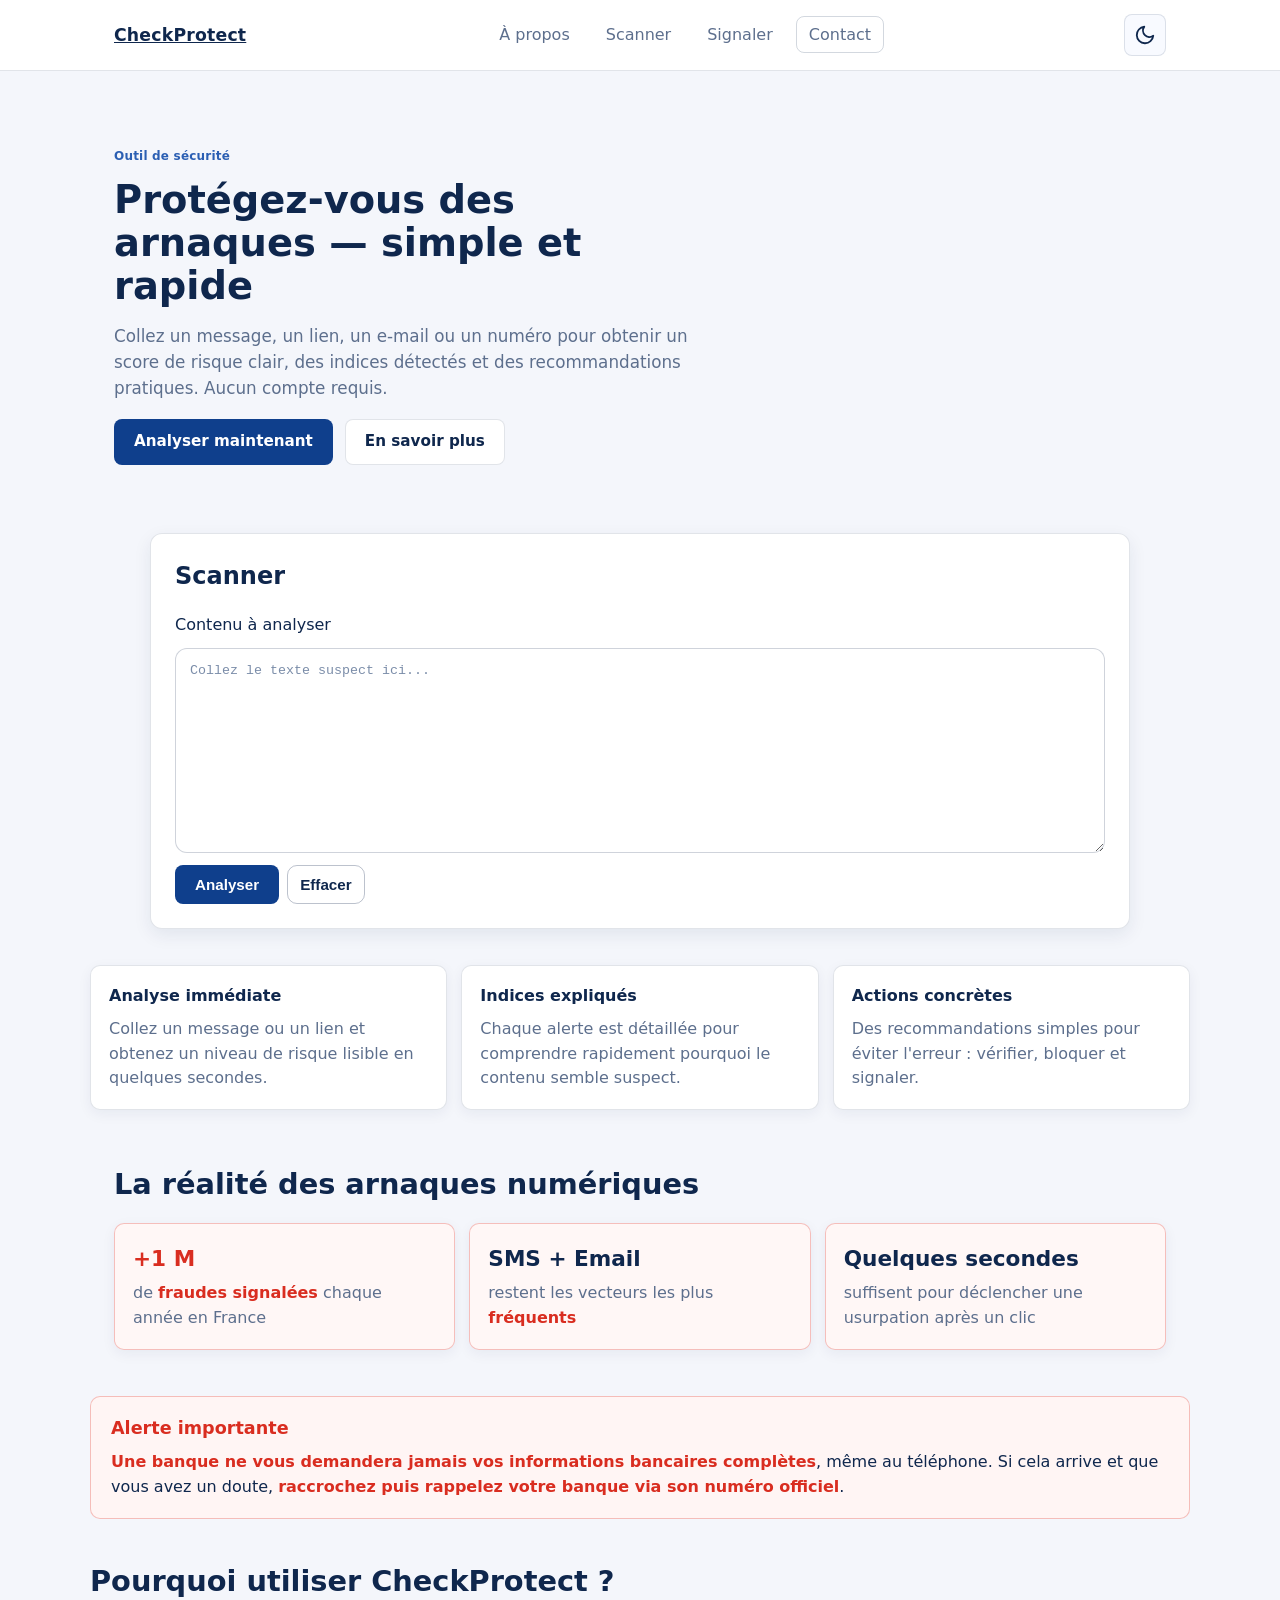
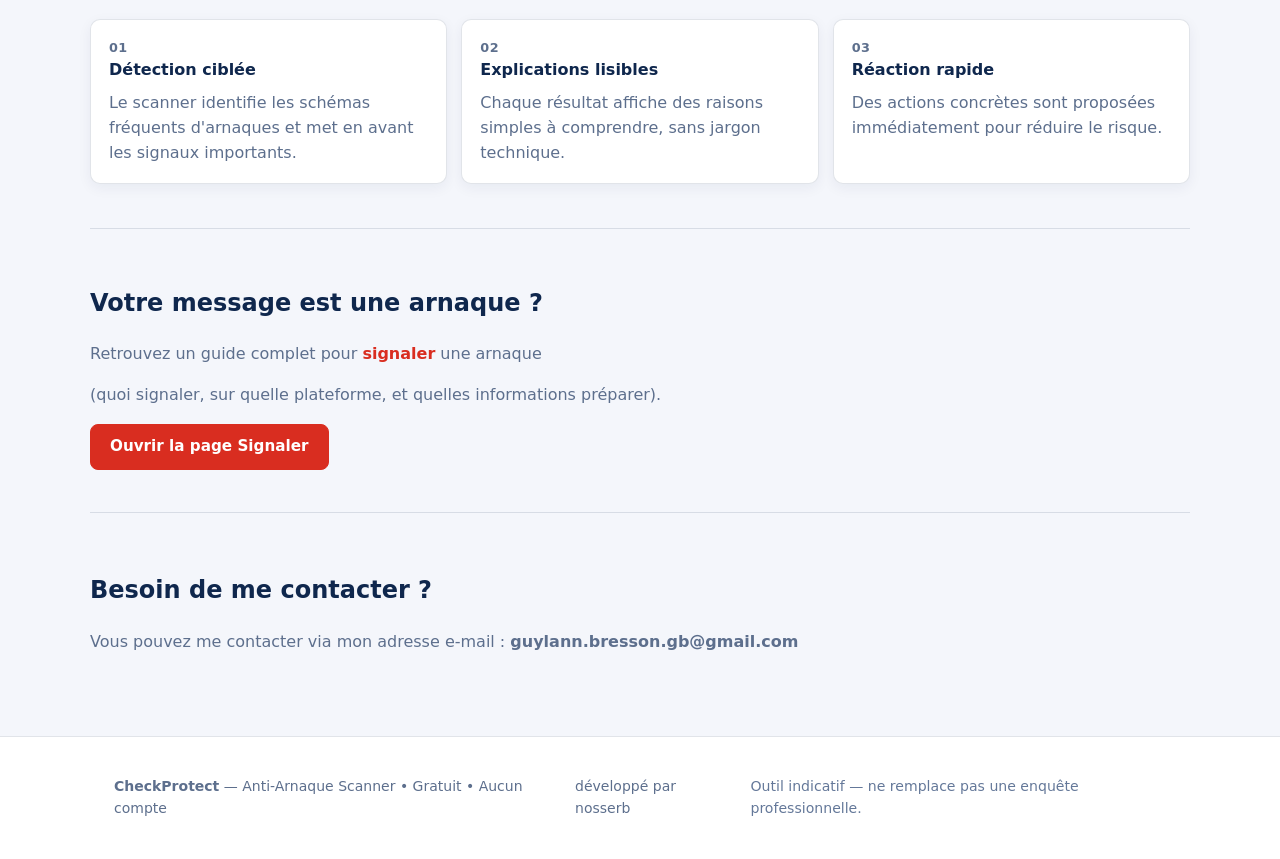
<file: index.html>
<!DOCTYPE html>


<!--  ,ad8888ba,   88                                   88            88888888ba                                                                    -->
<!-- d8"'    `"8b  88                                   88            88      "8b                            ,d                              ,d     -->
<!--d8'            88                                   88            88      ,8P                            88                              88     -->
<!--88             88,dPPYba,    ,adPPYba,   ,adPPYba,  88   ,d8      88aaaaaa8P'  8b,dPPYba,   ,adPPYba,  MM88MMM  ,adPPYba,   ,adPPYba,  MM88MMM  -->
<!--88             88P'    "8a  a8P_____88  a8"     ""  88 ,a8"       88""""""'    88P'   "Y8  a8"     "8a   88    a8P_____88  a8"     ""    88     -->
<!--Y8,            88       88  8PP"""""""  8b          8888[         88           88          8b       d8   88    8PP"""""""  8b            88     -->
<!-- Y8a.    .a8P  88       88  "8b,   ,aa  "8a,   ,aa  88`"Yba,      88           88          "8a,   ,a8"   88,   "8b,   ,aa  "8a,   ,aa    88,    -->
<!--  `"Y8888Y"'   88       88   `"Ybbd8"'   `"Ybbd8"'  88   `Y8a     88           88           `"YbbdP"'    "Y888  `"Ybbd8"'   `"Ybbd8"'    "Y888  -->


<html lang="fr">
  <head>
    <meta charset="utf-8" />
    <meta name="viewport" content="width=device-width, initial-scale=1" />
    <meta name="description" content="Analyse rapide et accessible des messages, liens et numéros suspects — résultats clairs et recommandations actionnables." />
    <title>CheckProtect</title>
    <link rel="stylesheet" href="style.css" />
  </head>

  <body>

    <!-- Header / Navigation -->
    <header class="header" role="banner">
      <div class="container navbar-container">
        <div class="navbar-logo">
          <a class="logo-text" href="about.html">CheckProtect</a>
        </div>

        <nav aria-label="Navigation principale">
          <ul class="nav-menu">
            <li><a class="nav-link" href="about.html">À propos</a></li>
            <li><a class="nav-link" href="#scan">Scanner</a></li>
            <li><a class="nav-link" href="signaler.html">Signaler</a></li>
            <li><a class="nav-link nav-contact" href="#contact">Contact</a></li>
          </ul>
        </nav>
        <button id="themeToggle" class="theme-toggle" type="button" aria-pressed="false" aria-label="Activer le mode sombre">
          <svg class="moon-icon" width="24" height="24" viewBox="0 0 24 24" fill="none" stroke="currentColor" stroke-width="2" aria-hidden="true">
            <path d="M21 12.79A9 9 0 1 1 11.21 3 7 7 0 0 0 21 12.79z"></path>
          </svg>
          <svg class="sun-icon" width="24" height="24" viewBox="0 0 24 24" fill="none" stroke="currentColor" stroke-width="2" aria-hidden="true">
            <circle cx="12" cy="12" r="5"></circle>
            <line x1="12" y1="1" x2="12" y2="3"></line>
            <line x1="12" y1="21" x2="12" y2="23"></line>
            <line x1="4.22" y1="4.22" x2="5.64" y2="5.64"></line>
            <line x1="18.36" y1="18.36" x2="19.78" y2="19.78"></line>
            <line x1="1" y1="12" x2="3" y2="12"></line>
            <line x1="21" y1="12" x2="23" y2="12"></line>
            <line x1="4.22" y1="19.78" x2="5.64" y2="18.36"></line>
            <line x1="18.36" y1="5.64" x2="19.78" y2="4.22"></line>
          </svg>
        </button>
      </div>
    </header>

    <!-- Main content -->
    <main id="main">

      <!-- Hero / Scanner overview -->
      <section class="hero-section" aria-labelledby="hero-title">
        <div class="container">
          <div class="hero-grid">

            <!-- Intro -->
            <div class="hero-content">
              <p class="about-label">Outil de sécurité</p>
              <h1 id="hero-title">Protégez-vous des arnaques — simple et rapide</h1>
              <p class="lead">Collez un message, un lien, un e-mail ou un numéro pour obtenir un score de risque clair, des indices détectés et des recommandations pratiques. Aucun compte requis.</p>

              <div class="cta-row">
                <a class="btn btn-primary" href="#scan">Analyser maintenant</a>
                <a class="btn btn-light" href="about.html">En savoir plus</a>
              </div>
            </div>

          </div>
        </div>
      </section>

      <section id="scan" class="container" aria-labelledby="scan-heading">
        <aside class="hero-card" aria-labelledby="scan-heading">
          <h2 id="scan-heading">Scanner</h2>

          <form class="scan-area" onsubmit="event.preventDefault(); analyser();">
            <label for="input" class="sr-only">Contenu à analyser</label>
            <textarea id="input" name="input" placeholder="Collez le texte suspect ici..." aria-label="Contenu à analyser"></textarea>

            <div class="controls">
              <button type="submit" class="btn btn-primary">Analyser</button>
              <button type="button" class="btn btn-outline" onclick="clearAll()">Effacer</button>
            </div>

            <div id="output" class="result" aria-live="polite" hidden>
              <div class="risk">
                <div class="meter" id="score">--</div>
                <div class="risk-body">
                  <div id="verdict" class="verdict">—</div>
                  <div id="short" class="explain">Aucun résultat pour l'instant.</div>
                </div>
              </div>

              <div id="details" class="explain" aria-hidden="false"></div>
              <div id="advice" class="advice"></div>
            </div>
          </form>
        </aside>
      </section>

      <section class="container home-cards" aria-label="Points clés">
        <div class="home-cards-grid">
          <article class="home-card">
            <h3>Analyse immédiate</h3>
            <p>Collez un message ou un lien et obtenez un niveau de risque lisible en quelques secondes.</p>
          </article>
          <article class="home-card">
            <h3>Indices expliqués</h3>
            <p>Chaque alerte est détaillée pour comprendre rapidement pourquoi le contenu semble suspect.</p>
          </article>
          <article class="home-card">
            <h3>Actions concrètes</h3>
            <p>Des recommandations simples pour éviter l'erreur : vérifier, bloquer et signaler.</p>
          </article>
        </div>
      </section>

      <section class="stats-section" aria-labelledby="stats-heading">
        <div class="container">
          <h2 id="stats-heading">La réalité des arnaques numériques</h2>
          <div class="stats-grid">
            <article class="stat-card stat-card-critical">
              <p class="stat-value stat-value-critical">+1 M</p>
              <p class="stat-label">de <span class="critical-text">fraudes signalées</span> chaque année en France</p>
            </article>
            <article class="stat-card stat-card-critical">
              <p class="stat-value">SMS + Email</p>
              <p class="stat-label">restent les vecteurs les plus <span class="critical-text">fréquents</span></p>
            </article>
            <article class="stat-card stat-card-critical">
              <p class="stat-value">Quelques secondes</p>
              <p class="stat-label">suffisent pour déclencher une usurpation après un clic</p>
            </article>
          </div>
        </div>
      </section>

      <section class="container bank-warning" aria-labelledby="bank-warning-title">
        <h2 id="bank-warning-title">Alerte importante</h2>
        <p>
          <span class="critical-text">Une banque ne vous demandera jamais vos informations bancaires complètes</span>,
          même au téléphone. Si cela arrive et que vous avez un doute,
          <span class="critical-text">raccrochez puis rappelez votre banque via son numéro officiel</span>.
        </p>
      </section>

      <section class="container why-section" aria-labelledby="why-heading">
        <h2 id="why-heading">Pourquoi utiliser CheckProtect ?</h2>
        <div class="why-grid">
          <article class="why-card">
            <p class="why-index">01</p>
            <h3>Détection ciblée</h3>
            <p>Le scanner identifie les schémas fréquents d'arnaques et met en avant les signaux importants.</p>
          </article>
          <article class="why-card">
            <p class="why-index">02</p>
            <h3>Explications lisibles</h3>
            <p>Chaque résultat affiche des raisons simples à comprendre, sans jargon technique.</p>
          </article>
          <article class="why-card">
            <p class="why-index">03</p>
            <h3>Réaction rapide</h3>
            <p>Des actions concrètes sont proposées immédiatement pour réduire le risque.</p>
          </article>
        </div>
      </section>

      <section id="signalement" class="platform-section container" aria-labelledby="signalement-heading">
        <h2 id="signalement-heading">Votre message est une arnaque ?</h2>
        <p class="section-subtitle">Retrouvez un guide complet pour <span class="critical-text">signaler</span> une arnaque</p>
        <p class="section-subtitle">(quoi signaler, sur quelle plateforme, et quelles informations préparer).</p>
        <a class="btn btn-critical" href="signaler.html">Ouvrir la page Signaler</a>
      </section>

      <!-- Contact -->
      <section id="contact" class="container contact-section" aria-labelledby="contact-heading">
        <h2 id="contact-heading">Besoin de me contacter ?</h2>
        <p class="explain">Vous pouvez me contacter via mon adresse e-mail : <strong>guylann.bresson.gb@gmail.com</strong></p>
      </section>

    </main>

    <!-- Footer -->
    <footer class="footer" role="contentinfo">
      <div class="container footer-content">
        <div>
          <strong>CheckProtect</strong> — Anti-Arnaque Scanner • Gratuit • Aucun compte
        </div>
        <a class="nav-link" href="https://github.com/nosserb">développé par nosserb</a>
        <div class="footer-note">Outil indicatif — ne remplace pas une enquête professionnelle.</div>
      </div>
    </footer>

    <script src="script.js" defer></script>
  </body>
</html>
</file>
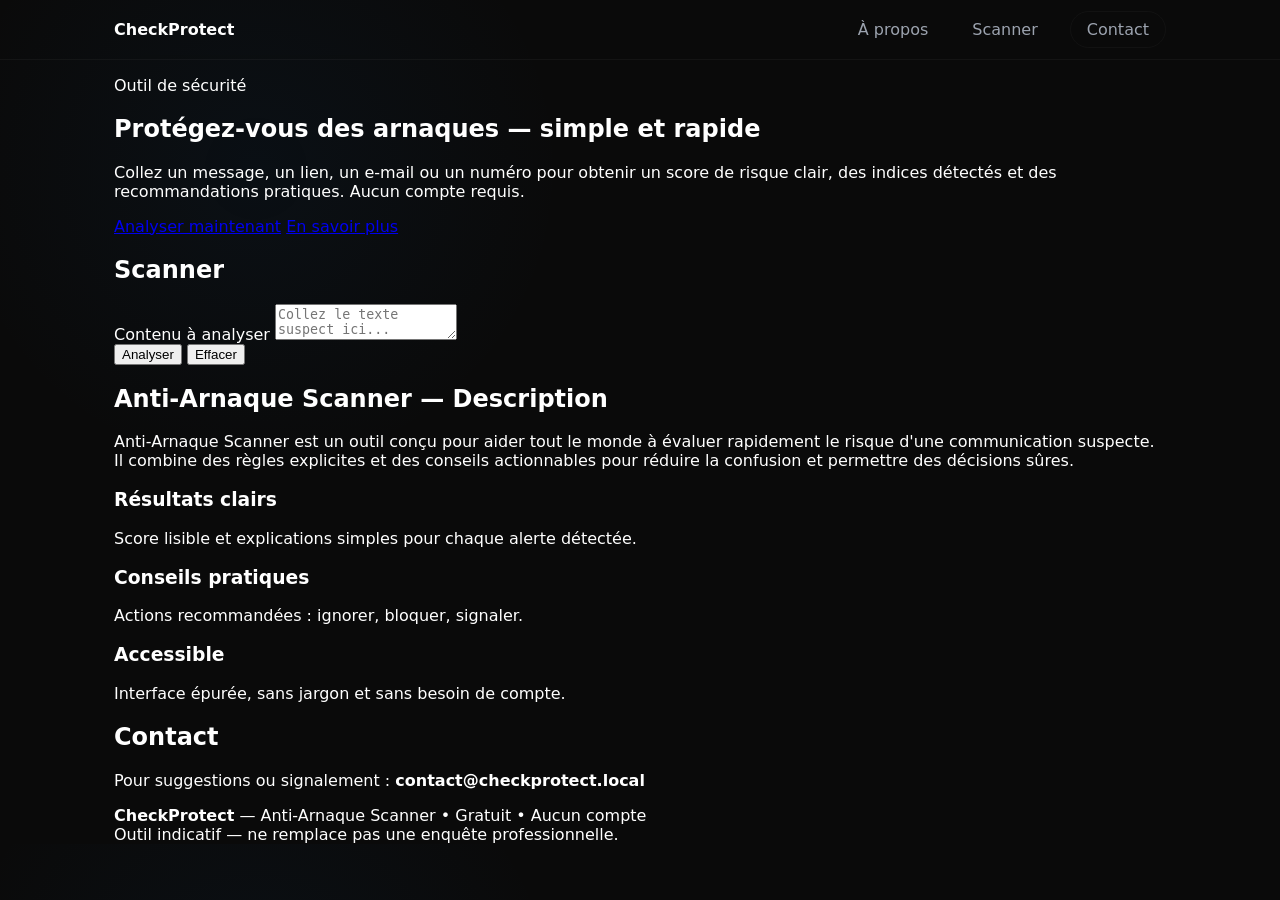
<file: style/index.html>
<!DOCTYPE html>


<!--  ,ad8888ba,   88                                   88            88888888ba                                                                    -->
<!-- d8"'    `"8b  88                                   88            88      "8b                            ,d                              ,d     -->
<!--d8'            88                                   88            88      ,8P                            88                              88     -->
<!--88             88,dPPYba,    ,adPPYba,   ,adPPYba,  88   ,d8      88aaaaaa8P'  8b,dPPYba,   ,adPPYba,  MM88MMM  ,adPPYba,   ,adPPYba,  MM88MMM  -->
<!--88             88P'    "8a  a8P_____88  a8"     ""  88 ,a8"       88""""""'    88P'   "Y8  a8"     "8a   88    a8P_____88  a8"     ""    88     -->
<!--Y8,            88       88  8PP"""""""  8b          8888[         88           88          8b       d8   88    8PP"""""""  8b            88     -->
<!-- Y8a.    .a8P  88       88  "8b,   ,aa  "8a,   ,aa  88`"Yba,      88           88          "8a,   ,a8"   88,   "8b,   ,aa  "8a,   ,aa    88,    -->
<!--  `"Y8888Y"'   88       88   `"Ybbd8"'   `"Ybbd8"'  88   `Y8a     88           88           `"YbbdP"'    "Y888  `"Ybbd8"'   `"Ybbd8"'    "Y888  -->


<html lang="fr">
  <head>
    <meta charset="utf-8" />
    <meta name="viewport" content="width=device-width, initial-scale=1" />
    <meta name="description" content="Analyse rapide et accessible des messages, liens et numéros suspects — résultats clairs et recommandations actionnables." />
    <title>CheckProtect</title>
    <link rel="stylesheet" href="style.css" />
  </head>

  <body>

    <!-- Header / Navigation -->
    <header class="header" role="banner">
      <div class="container navbar-container">
        <div class="navbar-logo">
          <span class="logo-text">CheckProtect</span>
        </div>

        <nav aria-label="Navigation principale">
          <ul class="nav-menu">
            <li><a class="nav-link" href="#about">À propos</a></li>
            <li><a class="nav-link" href="#scan">Scanner</a></li>
            <li><a class="nav-link nav-contact" href="#contact">Contact</a></li>
          </ul>
        </nav>
      </div>
    </header>

    <!-- Main content -->
    <main id="main">

      <!-- Hero / Scanner overview -->
      <section class="hero-section" aria-labelledby="hero-title">
        <div class="container">
          <div class="hero-grid">

            <!-- Intro -->
            <div class="hero-content">
              <p class="about-label">Outil de sécurité</p>
              <h1 id="hero-title">Protégez-vous des arnaques — simple et rapide</h1>
              <p class="lead">Collez un message, un lien, un e-mail ou un numéro pour obtenir un score de risque clair, des indices détectés et des recommandations pratiques. Aucun compte requis.</p>

              <div class="cta-row">
                <a class="btn btn-primary" href="#scan">Analyser maintenant</a>
                <a class="btn btn-light" href="#about">En savoir plus</a>
              </div>
            </div>

            <!-- Scanner card -->
            <aside class="hero-card" aria-labelledby="scan-heading">
              <h2 id="scan-heading">Scanner</h2>

              <form class="scan-area" onsubmit="event.preventDefault(); analyser();">
                <label for="input" class="sr-only">Contenu à analyser</label>
                <textarea id="input" name="input" placeholder="Collez le texte suspect ici..." aria-label="Contenu à analyser"></textarea>

                <div class="controls">
                  <button type="submit" class="btn btn-primary">Analyser</button>
                  <button type="button" class="btn btn-outline" onclick="clearAll()">Effacer</button>
                </div>

                <div id="output" class="result" aria-live="polite" hidden>
                  <div class="risk">
                    <div class="meter" id="score">--</div>
                    <div class="risk-body">
                      <div id="verdict" class="verdict">—</div>
                      <div id="short" class="explain">Aucun résultat pour l'instant.</div>
                    </div>
                  </div>

                  <div id="details" class="explain" aria-hidden="false"></div>
                  <div id="advice" class="advice"></div>
                </div>
              </form>
            </aside>
          </div>
        </div>
      </section>

      <!-- About / Description -->
      <section id="about" class="about-section container" aria-labelledby="about-heading">
        <h2 id="about-heading">Anti-Arnaque Scanner — Description</h2>
        <p class="section-subtitle">Anti-Arnaque Scanner est un outil conçu pour aider tout le monde à évaluer rapidement le risque d'une communication suspecte. Il combine des règles explicites et des conseils actionnables pour réduire la confusion et permettre des décisions sûres.</p>

        <div class="features-grid" role="list">
          <div class="feature-card" role="listitem">
            <h3>Résultats clairs</h3>
            <p>Score lisible et explications simples pour chaque alerte détectée.</p>
          </div>

          <div class="feature-card" role="listitem">
            <h3>Conseils pratiques</h3>
            <p>Actions recommandées : ignorer, bloquer, signaler.</p>
          </div>

          <div class="feature-card" role="listitem">
            <h3>Accessible</h3>
            <p>Interface épurée, sans jargon et sans besoin de compte.</p>
          </div>
        </div>
      </section>

      <!-- Contact -->
      <section id="contact" class="container contact-section" aria-labelledby="contact-heading">
        <h2 id="contact-heading">Contact</h2>
        <p class="explain">Pour suggestions ou signalement : <strong>contact@checkprotect.local</strong></p>
      </section>

    </main>

    <!-- Footer -->
    <footer class="footer" role="contentinfo">
      <div class="container footer-content">
        <div>
          <strong>CheckProtect</strong> — Anti-Arnaque Scanner • Gratuit • Aucun compte
        </div>
        <div class="footer-note">Outil indicatif — ne remplace pas une enquête professionnelle.</div>
      </div>
    </footer>    
  </body>
</html>
</file>
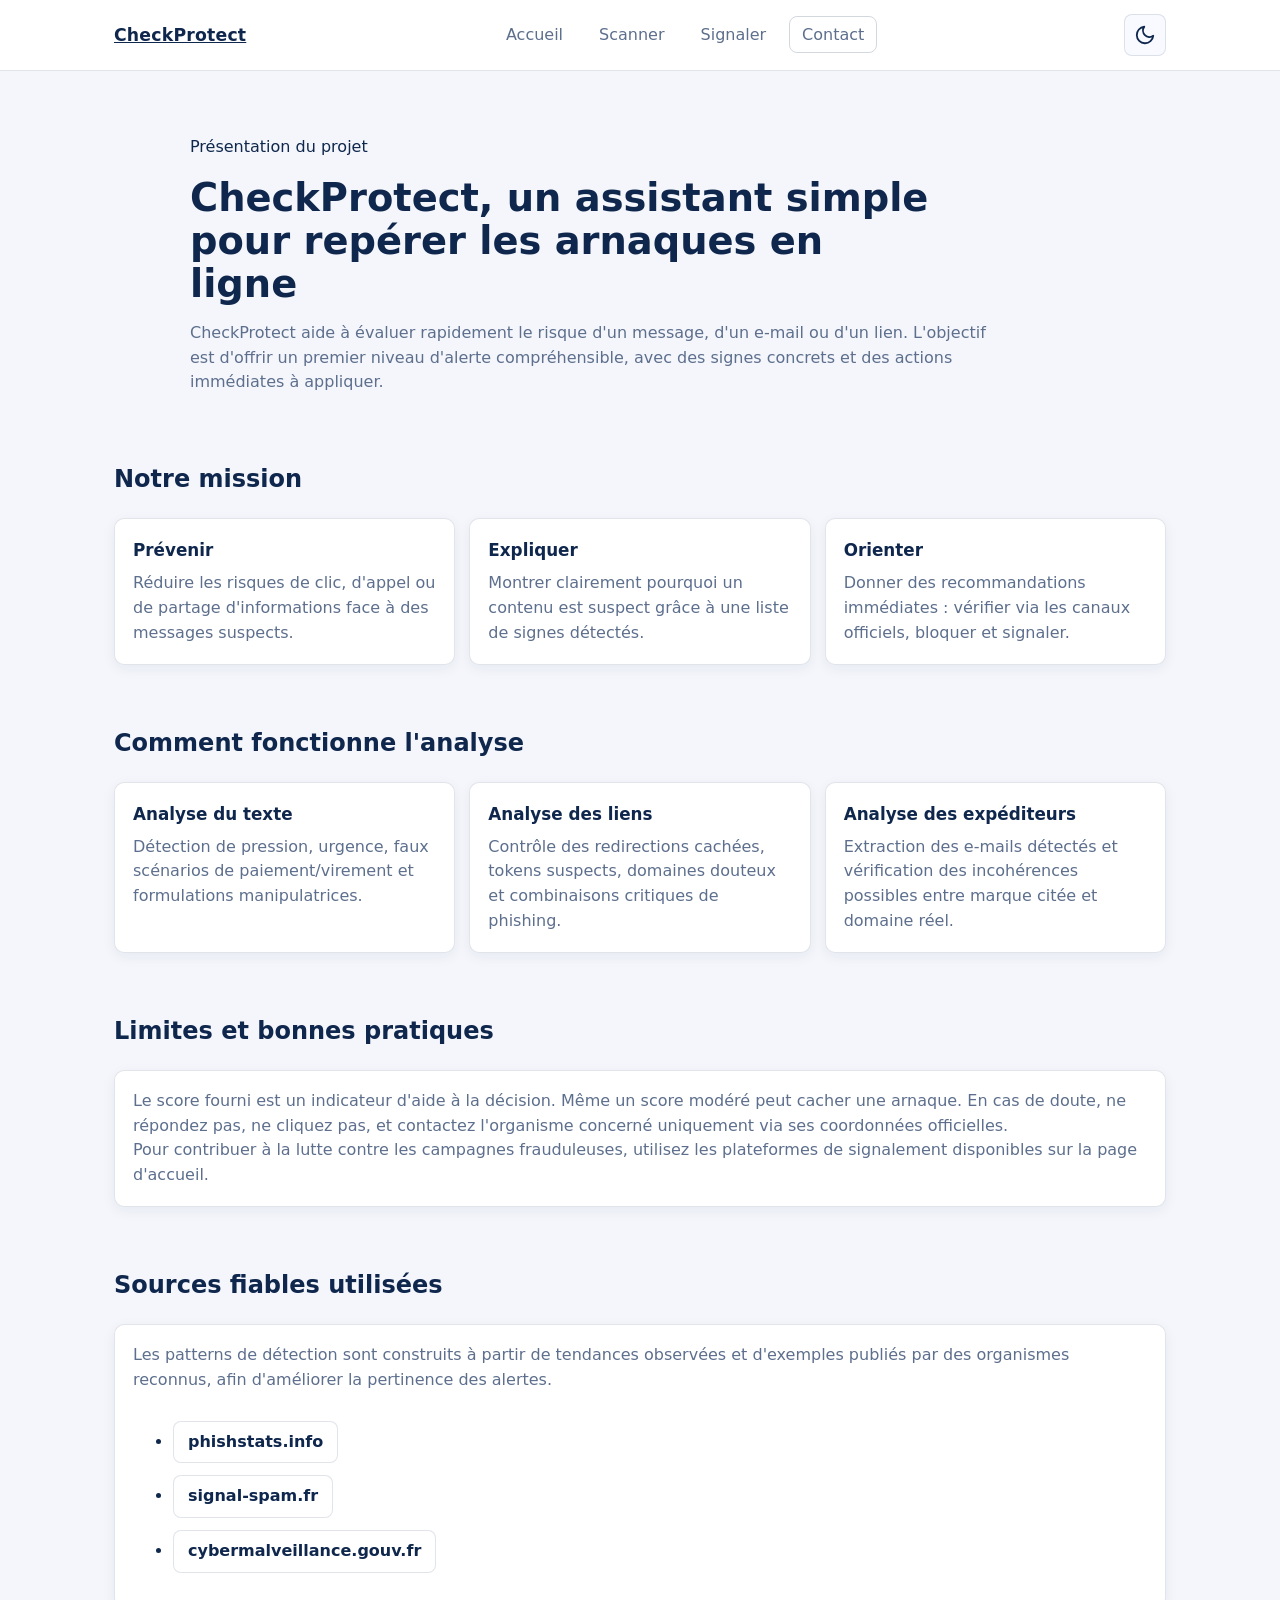
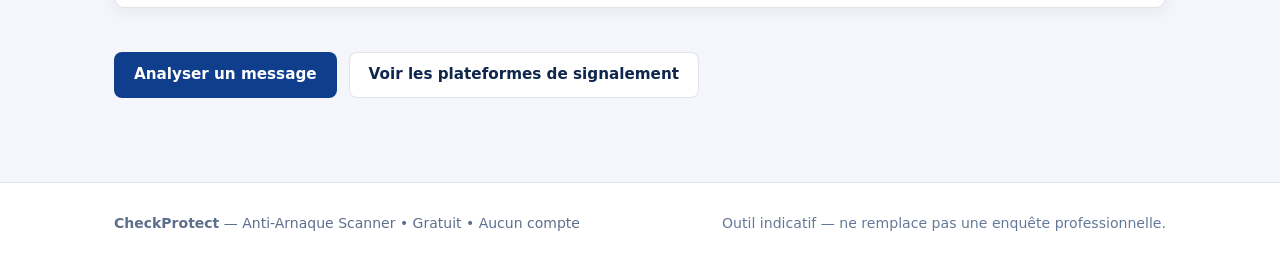
<file: about.html>
<!DOCTYPE html>

<!--  ,ad8888ba,   88                                   88            88888888ba                                                                    -->
<!-- d8"'    `"8b  88                                   88            88      "8b                            ,d                              ,d     -->
<!--d8'            88                                   88            88      ,8P                            88                              88     -->
<!--88             88,dPPYba,    ,adPPYba,   ,adPPYba,  88   ,d8      88aaaaaa8P'  8b,dPPYba,   ,adPPYba,  MM88MMM  ,adPPYba,   ,adPPYba,  MM88MMM  -->
<!--88             88P'    "8a  a8P_____88  a8"     ""  88 ,a8"       88""""""'    88P'   "Y8  a8"     "8a   88    a8P_____88  a8"     ""    88     -->
<!--Y8,            88       88  8PP"""""""  8b          8888[         88           88          8b       d8   88    8PP"""""""  8b            88     -->
<!-- Y8a.    .a8P  88       88  "8b,   ,aa  "8a,   ,aa  88`"Yba,      88           88          "8a,   ,a8"   88,   "8b,   ,aa  "8a,   ,aa    88,    -->
<!--  `"Y8888Y"'   88       88   `"Ybbd8"'   `"Ybbd8"'  88   `Y8a     88           88           `"YbbdP"'    "Y888  `"Ybbd8"'   `"Ybbd8"'    "Y888  -->

<html lang="fr">
  <head>
    <meta charset="utf-8" />
    <meta name="viewport" content="width=device-width, initial-scale=1" />
    <meta name="description" content="Présentation complète de CheckProtect : mission, fonctionnement, limites et bonnes pratiques de sécurité." />
    <title>À propos — CheckProtect</title>
    <link rel="stylesheet" href="style.css" />
  </head>

  <body>
    <header class="header" role="banner">
      <div class="container navbar-container">
        <div class="navbar-logo">
          <a class="logo-text" href="about.html">CheckProtect</a>
        </div>

        <nav aria-label="Navigation principale">
          <ul class="nav-menu">
            <li><a class="nav-link" href="index.html">Accueil</a></li>
            <li><a class="nav-link" href="index.html#scan">Scanner</a></li>
            <li><a class="nav-link" href="signaler.html">Signaler</a></li>
            <li><a class="nav-link nav-contact" href="index.html#contact">Contact</a></li>
          </ul>
        </nav>
        <button id="themeToggle" class="theme-toggle" type="button" aria-pressed="false" aria-label="Activer le mode sombre">
          <svg class="moon-icon" width="24" height="24" viewBox="0 0 24 24" fill="none" stroke="currentColor" stroke-width="2" aria-hidden="true">
            <path d="M21 12.79A9 9 0 1 1 11.21 3 7 7 0 0 0 21 12.79z"></path>
          </svg>
          <svg class="sun-icon" width="24" height="24" viewBox="0 0 24 24" fill="none" stroke="currentColor" stroke-width="2" aria-hidden="true">
            <circle cx="12" cy="12" r="5"></circle>
            <line x1="12" y1="1" x2="12" y2="3"></line>
            <line x1="12" y1="21" x2="12" y2="23"></line>
            <line x1="4.22" y1="4.22" x2="5.64" y2="5.64"></line>
            <line x1="18.36" y1="18.36" x2="19.78" y2="19.78"></line>
            <line x1="1" y1="12" x2="3" y2="12"></line>
            <line x1="21" y1="12" x2="23" y2="12"></line>
            <line x1="4.22" y1="19.78" x2="5.64" y2="18.36"></line>
            <line x1="18.36" y1="5.64" x2="19.78" y2="4.22"></line>
          </svg>
        </button>
      </div>
    </header>

    <main class="container about-page" id="main">
      <section class="about-intro" aria-labelledby="about-title">
        <p class="about-label">Présentation du projet</p>
        <h1 id="about-title">CheckProtect, un assistant simple pour repérer les arnaques en ligne</h1>
        <p class="section-subtitle">
          CheckProtect aide à évaluer rapidement le risque d'un message, d'un e-mail ou d'un lien.
          L'objectif est d'offrir un premier niveau d'alerte compréhensible, avec des signes concrets et des actions immédiates à appliquer.
        </p>
      </section>

      <section class="about-section" aria-labelledby="mission-title">
        <h2 id="mission-title">Notre mission</h2>
        <div class="features-grid" role="list">
          <article class="feature-card" role="listitem">
            <h3>Prévenir</h3>
            <p>Réduire les risques de clic, d'appel ou de partage d'informations face à des messages suspects.</p>
          </article>
          <article class="feature-card" role="listitem">
            <h3>Expliquer</h3>
            <p>Montrer clairement pourquoi un contenu est suspect grâce à une liste de signes détectés.</p>
          </article>
          <article class="feature-card" role="listitem">
            <h3>Orienter</h3>
            <p>Donner des recommandations immédiates : vérifier via les canaux officiels, bloquer et signaler.</p>
          </article>
        </div>
      </section>

      <section class="about-section" aria-labelledby="how-title">
        <h2 id="how-title">Comment fonctionne l'analyse</h2>
        <div class="features-grid" role="list">
          <article class="feature-card" role="listitem">
            <h3>Analyse du texte</h3>
            <p>Détection de pression, urgence, faux scénarios de paiement/virement et formulations manipulatrices.</p>
          </article>
          <article class="feature-card" role="listitem">
            <h3>Analyse des liens</h3>
            <p>Contrôle des redirections cachées, tokens suspects, domaines douteux et combinaisons critiques de phishing.</p>
          </article>
          <article class="feature-card" role="listitem">
            <h3>Analyse des expéditeurs</h3>
            <p>Extraction des e-mails détectés et vérification des incohérences possibles entre marque citée et domaine réel.</p>
          </article>
        </div>
      </section>

      <section class="about-section" aria-labelledby="limits-title">
        <h2 id="limits-title">Limites et bonnes pratiques</h2>
        <div class="feature-card">
          <p>
            Le score fourni est un indicateur d'aide à la décision. Même un score modéré peut cacher une arnaque.
            En cas de doute, ne répondez pas, ne cliquez pas, et contactez l'organisme concerné uniquement via ses coordonnées officielles.
          </p>
          <p>
            Pour contribuer à la lutte contre les campagnes frauduleuses, utilisez les plateformes de signalement disponibles sur la page d'accueil.
          </p>
        </div>
      </section>

      <section class="about-section" aria-labelledby="sources-title">
        <h2 id="sources-title">Sources fiables utilisées</h2>
        <div class="feature-card">
          <p>
            Les patterns de détection sont construits à partir de tendances observées et d'exemples publiés par des organismes reconnus,
            afin d'améliorer la pertinence des alertes.
          </p>
          <ul>
            <li><a class="platform-link" href="https://phishstats.info" target="_blank" rel="noopener noreferrer">phishstats.info</a></li>
            <li><a class="platform-link" href="https://www.signal-spam.fr" target="_blank" rel="noopener noreferrer">signal-spam.fr</a></li>
            <li><a class="platform-link" href="https://www.cybermalveillance.gouv.fr" target="_blank" rel="noopener noreferrer">cybermalveillance.gouv.fr</a></li>
          </ul>
        </div>
      </section>

      <section class="about-actions">
        <a class="btn btn-primary" href="index.html#scan">Analyser un message</a>
        <a class="btn btn-light" href="signaler.html">Voir les plateformes de signalement</a>
      </section>
    </main>

    <footer class="footer" role="contentinfo">
      <div class="container footer-content">
        <div>
          <strong>CheckProtect</strong> — Anti-Arnaque Scanner • Gratuit • Aucun compte
        </div>
        <div class="footer-note">Outil indicatif — ne remplace pas une enquête professionnelle.</div>
      </div>
    </footer>

    <script src="script.js" defer></script>

  </body>
</html>
</file>
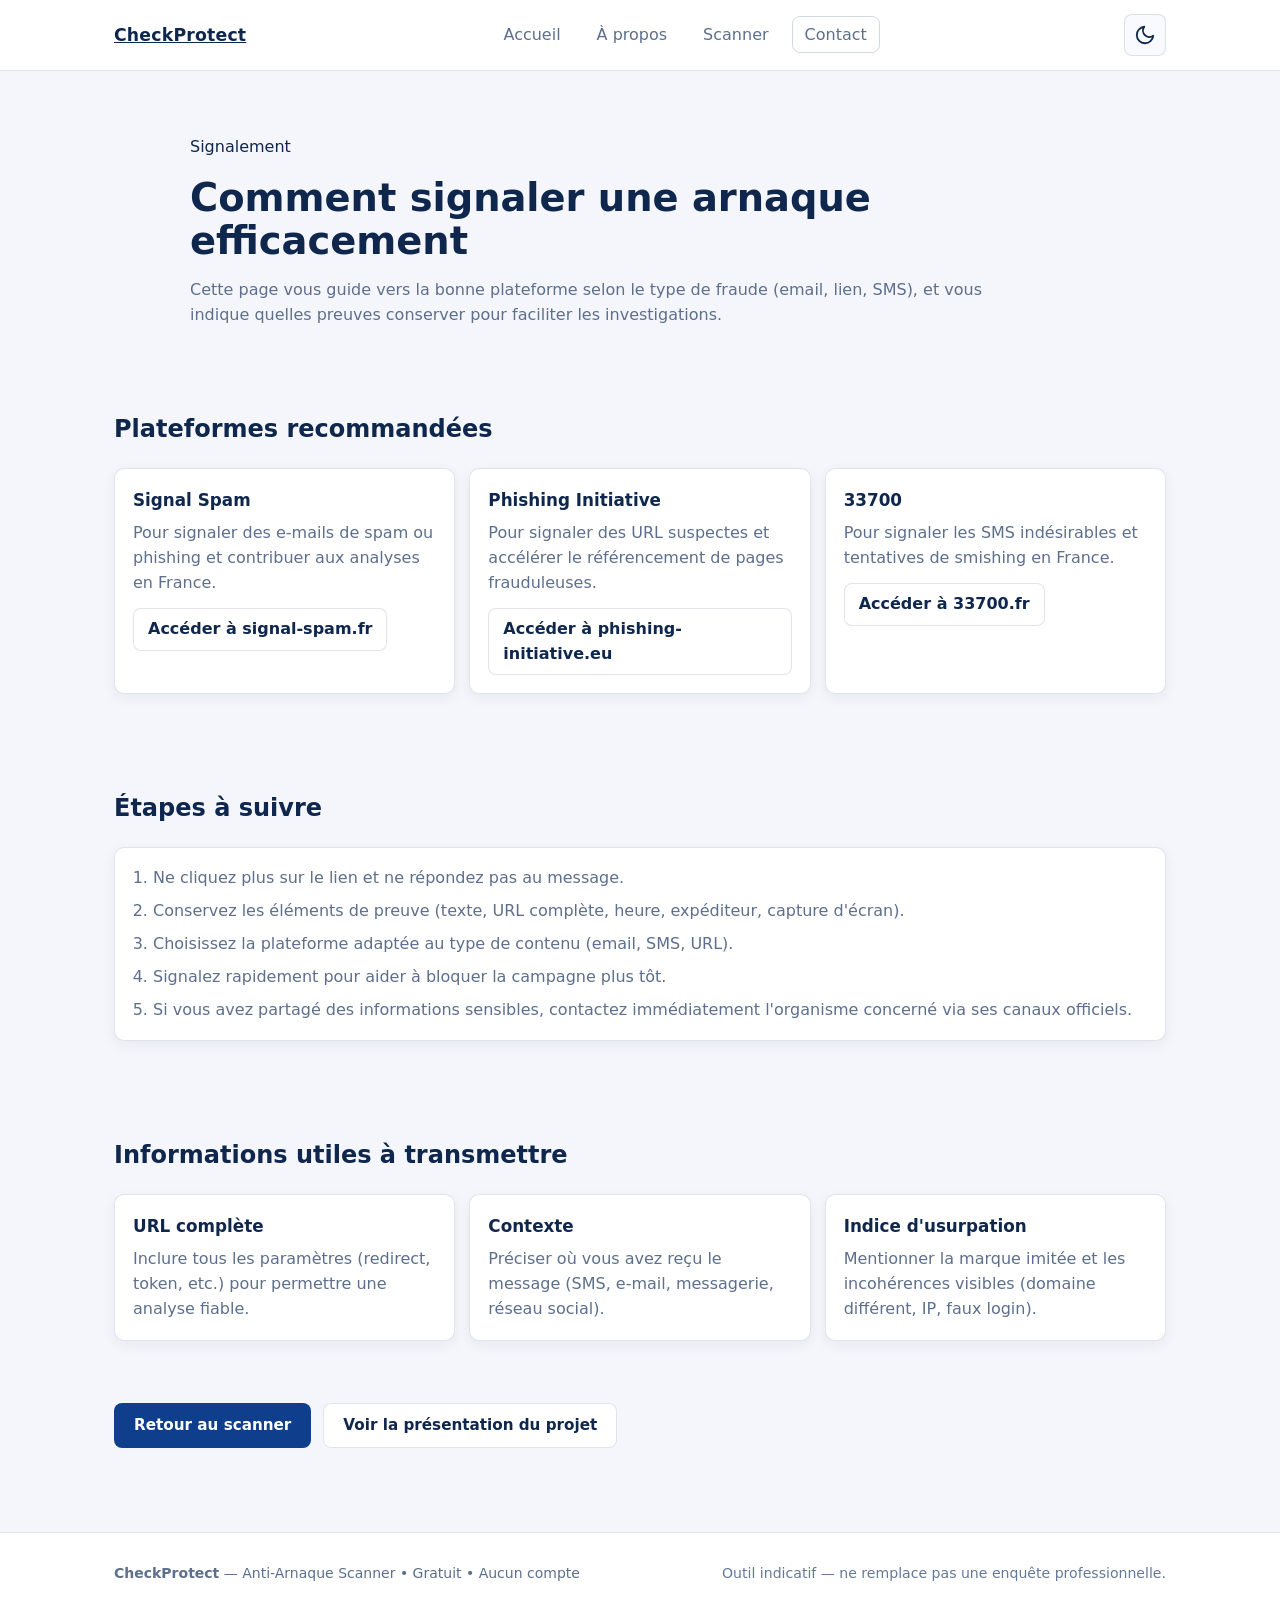
<file: signaler.html>
<!DOCTYPE html>

<!--  ,ad8888ba,   88                                   88            88888888ba                                                                    -->
<!-- d8"'    `"8b  88                                   88            88      "8b                            ,d                              ,d     -->
<!--d8'            88                                   88            88      ,8P                            88                              88     -->
<!--88             88,dPPYba,    ,adPPYba,   ,adPPYba,  88   ,d8      88aaaaaa8P'  8b,dPPYba,   ,adPPYba,  MM88MMM  ,adPPYba,   ,adPPYba,  MM88MMM  -->
<!--88             88P'    "8a  a8P_____88  a8"     ""  88 ,a8"       88""""""'    88P'   "Y8  a8"     "8a   88    a8P_____88  a8"     ""    88     -->
<!--Y8,            88       88  8PP"""""""  8b          8888[         88           88          8b       d8   88    8PP"""""""  8b            88     -->
<!-- Y8a.    .a8P  88       88  "8b,   ,aa  "8a,   ,aa  88`"Yba,      88           88          "8a,   ,a8"   88,   "8b,   ,aa  "8a,   ,aa    88,    -->
<!--  `"Y8888Y"'   88       88   `"Ybbd8"'   `"Ybbd8"'  88   `Y8a     88           88           `"YbbdP"'    "Y888  `"Ybbd8"'   `"Ybbd8"'    "Y888  -->

<html lang="fr">
  <head>
    <meta charset="utf-8" />
    <meta name="viewport" content="width=device-width, initial-scale=1" />
    <meta name="description" content="Guide complet pour signaler un phishing, un spam ou un SMS frauduleux sur les bonnes plateformes." />
    <title>Signaler une arnaque — CheckProtect</title>
    <link rel="stylesheet" href="style.css" />
  </head>

  <body>
    <header class="header" role="banner">
      <div class="container navbar-container">
        <div class="navbar-logo">
          <a class="logo-text" href="about.html">CheckProtect</a>
        </div>

        <nav aria-label="Navigation principale">
          <ul class="nav-menu">
            <li><a class="nav-link" href="index.html">Accueil</a></li>
            <li><a class="nav-link" href="about.html">À propos</a></li>
            <li><a class="nav-link" href="index.html#scan">Scanner</a></li>
            <li><a class="nav-link nav-contact" href="index.html#contact">Contact</a></li>
          </ul>
        </nav>
        <button id="themeToggle" class="theme-toggle" type="button" aria-pressed="false" aria-label="Activer le mode sombre">
          <svg class="moon-icon" width="24" height="24" viewBox="0 0 24 24" fill="none" stroke="currentColor" stroke-width="2" aria-hidden="true">
            <path d="M21 12.79A9 9 0 1 1 11.21 3 7 7 0 0 0 21 12.79z"></path>
          </svg>
          <svg class="sun-icon" width="24" height="24" viewBox="0 0 24 24" fill="none" stroke="currentColor" stroke-width="2" aria-hidden="true">
            <circle cx="12" cy="12" r="5"></circle>
            <line x1="12" y1="1" x2="12" y2="3"></line>
            <line x1="12" y1="21" x2="12" y2="23"></line>
            <line x1="4.22" y1="4.22" x2="5.64" y2="5.64"></line>
            <line x1="18.36" y1="18.36" x2="19.78" y2="19.78"></line>
            <line x1="1" y1="12" x2="3" y2="12"></line>
            <line x1="21" y1="12" x2="23" y2="12"></line>
            <line x1="4.22" y1="19.78" x2="5.64" y2="18.36"></line>
            <line x1="18.36" y1="5.64" x2="19.78" y2="4.22"></line>
          </svg>
        </button>
      </div>
    </header>

    <main class="container report-page" id="main">
      <section class="about-intro" aria-labelledby="report-title">
        <p class="about-label">Signalement</p>
        <h1 id="report-title">Comment signaler une arnaque efficacement</h1>
        <p class="section-subtitle">
          Cette page vous guide vers la bonne plateforme selon le type de fraude (email, lien, SMS),
          et vous indique quelles preuves conserver pour faciliter les investigations.
        </p>
      </section>

      <section class="about-section" aria-labelledby="platforms-title">
        <h2 id="platforms-title">Plateformes recommandées</h2>
        <div class="features-grid" role="list">
          <article class="feature-card" role="listitem">
            <h3>Signal Spam</h3>
            <p>Pour signaler des e-mails de spam ou phishing et contribuer aux analyses en France.</p>
            <a class="platform-link" href="https://www.signal-spam.fr" target="_blank" rel="noopener noreferrer">Accéder à signal-spam.fr</a>
          </article>

          <article class="feature-card" role="listitem">
            <h3>Phishing Initiative</h3>
            <p>Pour signaler des URL suspectes et accélérer le référencement de pages frauduleuses.</p>
            <a class="platform-link" href="https://phishing-initiative.eu" target="_blank" rel="noopener noreferrer">Accéder à phishing-initiative.eu</a>
          </article>

          <article class="feature-card" role="listitem">
            <h3>33700</h3>
            <p>Pour signaler les SMS indésirables et tentatives de smishing en France.</p>
            <a class="platform-link" href="https://www.33700.fr" target="_blank" rel="noopener noreferrer">Accéder à 33700.fr</a>
          </article>
        </div>
      </section>

      <section class="about-section" aria-labelledby="steps-title">
        <h2 id="steps-title">Étapes à suivre</h2>
        <div class="feature-card">
          <ol class="steps-list">
            <li>Ne cliquez plus sur le lien et ne répondez pas au message.</li>
            <li>Conservez les éléments de preuve (texte, URL complète, heure, expéditeur, capture d'écran).</li>
            <li>Choisissez la plateforme adaptée au type de contenu (email, SMS, URL).</li>
            <li>Signalez rapidement pour aider à bloquer la campagne plus tôt.</li>
            <li>Si vous avez partagé des informations sensibles, contactez immédiatement l'organisme concerné via ses canaux officiels.</li>
          </ol>
        </div>
      </section>

      <section class="about-section" aria-labelledby="what-title">
        <h2 id="what-title">Informations utiles à transmettre</h2>
        <div class="features-grid" role="list">
          <article class="feature-card" role="listitem">
            <h3>URL complète</h3>
            <p>Inclure tous les paramètres (redirect, token, etc.) pour permettre une analyse fiable.</p>
          </article>
          <article class="feature-card" role="listitem">
            <h3>Contexte</h3>
            <p>Préciser où vous avez reçu le message (SMS, e-mail, messagerie, réseau social).</p>
          </article>
          <article class="feature-card" role="listitem">
            <h3>Indice d'usurpation</h3>
            <p>Mentionner la marque imitée et les incohérences visibles (domaine différent, IP, faux login).</p>
          </article>
        </div>
      </section>

      <section class="about-actions">
        <a class="btn btn-primary" href="index.html#scan">Retour au scanner</a>
        <a class="btn btn-light" href="about.html">Voir la présentation du projet</a>
      </section>
    </main>

    <footer class="footer" role="contentinfo">
      <div class="container footer-content">
        <div>
          <strong>CheckProtect</strong> — Anti-Arnaque Scanner • Gratuit • Aucun compte
        </div>
        <div class="footer-note">Outil indicatif — ne remplace pas une enquête professionnelle.</div>
      </div>
    </footer>

    <script src="script.js" defer></script>

  </body>
</html>
</file>
<file: style.css>
/*  ,ad8888ba,   88                                   88            88888888ba                                                                    */
/* d8"'    `"8b  88                                   88            88      "8b                            ,d                              ,d     */
/*d8'            88                                   88            88      ,8P                            88                              88     */
/*88             88,dPPYba,    ,adPPYba,   ,adPPYba,  88   ,d8      88aaaaaa8P'  8b,dPPYba,   ,adPPYba,  MM88MMM  ,adPPYba,   ,adPPYba,  MM88MMM  */
/*88             88P'    "8a  a8P_____88  a8"     ""  88 ,a8"       88""""""'    88P'   "Y8  a8"     "8a   88    a8P_____88  a8"     ""    88     */
/*Y8,            88       88  8PP"""""""  8b          8888[         88           88          8b       d8   88    8PP"""""""  8b            88     */
/* Y8a.    .a8P  88       88  "8b,   ,aa  "8a,   ,aa  88`"Yba,      88           88          "8a,   ,a8"   88,   "8b,   ,aa  "8a,   ,aa    88,    */
/*  `"Y8888Y"'   88       88   `"Ybbd8"'   `"Ybbd8"'  88   `Y8a     88           88           `"YbbdP"'    "Y888  `"Ybbd8"'   `"Ybbd8"'    "Y888  */
                                                                                                                                                
                                                                                                                                                

:root {
	/* Colors */
	--bg: #f4f6fb;
	--panel: #ffffff;
	--text: #0f274d;
	--muted: #5d6f8d;
	--accent: #0f3f8c;
	--accent-2: #2b5fb3;
	--line: rgba(15, 39, 77, 0.12);
	--panel-soft: #f8faff;
	--good: #10b981;
	--warn: #f59e0b;
	--bad: #ef4444;
	--critical: #d92d20;

	/* UI tokens */
	--glass: rgba(15, 39, 77, 0.18);
	--radius: 16px;
	--container: 1100px;
	--shadow-soft: 0 4px 14px rgba(15, 39, 77, 0.06);
	--shadow-card: 0 6px 18px rgba(15, 39, 77, 0.08);
	--font: system-ui, -apple-system, 'Segoe UI', Roboto, 'Helvetica Neue', Arial;
}

:root[data-theme='dark'] {
	--bg: #0f1728;
	--panel: #162033;
	--text: #e9eefb;
	--muted: #b6c2dc;
	--accent: #7aa2ff;
	--accent-2: #9bb8ff;
	--line: rgba(148, 174, 236, 0.26);
	--panel-soft: #1a2740;
	--glass: rgba(179, 201, 255, 0.26);
	--shadow-soft: 0 8px 20px rgba(3, 8, 19, 0.38);
	--shadow-card: 0 10px 28px rgba(2, 7, 18, 0.46);
	--critical: #ff6b63;
}

@media (prefers-color-scheme: dark) {
	:root:not([data-theme]) {
		--bg: #0f1728;
		--panel: #162033;
		--text: #e9eefb;
		--muted: #b6c2dc;
		--accent: #7aa2ff;
		--accent-2: #9bb8ff;
		--line: rgba(148, 174, 236, 0.26);
		--panel-soft: #1a2740;
		--glass: rgba(179, 201, 255, 0.26);
		--shadow-soft: 0 8px 20px rgba(3, 8, 19, 0.38);
		--shadow-card: 0 10px 28px rgba(2, 7, 18, 0.46);
		--critical: #ff6b63;
	}
}

*,
*::before,
*::after {
	box-sizing: border-box;
}

html {
	-webkit-font-smoothing: antialiased;
	-moz-osx-font-smoothing: grayscale;
}

body {
	margin: 0;
	font-family: var(--font);
	color: var(--text);
	line-height: 1.55;
	position: relative;
	overflow-x: hidden;
	background: var(--bg);
}

body::before {
	content: '';
	position: fixed;
	inset: 0;
	pointer-events: none;
	background: transparent;
	z-index: 0;
}

.particle-canvas {
	position: fixed;
	inset: 0;
	width: 100%;
	height: 100%;
	pointer-events: none;
	z-index: 0;
	display: none;
}

.header,
main,
.footer {
	position: relative;
	z-index: 1;
}

.container {
	max-width: var(--container);
	margin: 0 auto;
	padding: 0 24px;
}

.header {
	padding: 14px 0; 
	border-bottom: 1px solid var(--line);
	position: sticky;
	top: 0;
	background: var(--panel);
	backdrop-filter: none;
	z-index: 40;
}

.navbar-container {
	display: flex;
	align-items: center;
	justify-content: space-between;
	gap: 14px;
}

.navbar-logo {
	display: flex;
	align-items: center;
	gap: 12px;
	font-weight: 700;
}

.logo-text {
	font-size: 1.08rem;
	letter-spacing: 0.2px;
	color: var(--text);
}

.logo-icon {
	font-size: 22px;
}

.nav-menu {
	list-style: none;
	display: flex;
	gap: 10px;
	margin: 0;
	padding: 0;
}

.theme-toggle {
	border: 1px solid var(--line);
	background: var(--panel-soft);
	color: var(--text);
	width: 42px;
	height: 42px;
	padding: 0;
	display: inline-flex;
	align-items: center;
	justify-content: center;
	border-radius: 8px;
	font: inherit;
	font-size: 0.9rem;
	cursor: pointer;
	white-space: nowrap;
}

.theme-toggle:hover {
	background: rgba(15, 63, 140, 0.08);
}

.theme-toggle svg {
	width: 22px;
	height: 22px;
	stroke-linecap: round;
	stroke-linejoin: round;
}

.theme-toggle .sun-icon {
	display: none;
}

:root[data-theme='dark'] .theme-toggle .moon-icon {
	display: none;
}

:root[data-theme='dark'] .theme-toggle .sun-icon {
	display: block;
}

.nav-link {
	color: var(--muted);
	text-decoration: none;
	padding: 8px 12px;
	border-radius: 8px;
	border: 1px solid transparent;
	transition: color 0.2s ease, background-color 0.2s ease, border-color 0.2s ease;
}

.nav-link:hover {
	color: var(--text);
	background: rgba(15, 63, 140, 0.08);
	border-color: rgba(15, 63, 140, 0.2);
}

.nav-contact {
	border: 1px solid var(--glass);
	padding: 8px 12px;
}

.hero-section {
	padding: 64px 0 34px;
}

.hero-grid {
	display: grid;
	grid-template-columns: 1fr;
	gap: 34px;
	align-items: start;
}

#scan {
	padding-top: 14px;
	padding-bottom: 8px;
}

.hero-content {
	max-width: 900px;
	margin: 0 auto;
}

.hero-content h1,
.hero-content .lead {
	max-width: 640px;
}

.hero-content .about-label {
	text-transform: none;
	color: var(--accent-2);
	letter-spacing: 0.2px;
	font-size: 12px;
	font-weight: 600;
}

h1 {
	font-size: clamp(1.8rem, 3.2vw, 2.4rem);
	line-height: 1.12;
	margin: 12px 0;
	max-width: 740px;
}

.lead {
	color: var(--muted);
	max-width: 700px;
	font-size: 1.05rem;
}

.cta-row {
	display: flex;
	gap: 12px;
	margin-top: 18px;
}

.btn {
	display: inline-block;
	padding: 10px 19px;
	border-radius: 8px;
	font-weight: 700;
	font-size: 0.95rem;
	text-decoration: none;
	cursor: pointer;
	border: 1px solid transparent;
	transition: opacity 0.2s ease, border-color 0.2s ease, background-color 0.2s ease;
}

.btn:hover { opacity: 0.95; }

.btn-primary {
	background: var(--accent);
	color: var(--panel);
	box-shadow: none;
}

.btn-light {
	background: var(--panel);
	border: 1px solid var(--line);
	color: var(--text);
}

.btn-outline {
	background: transparent;
	border: 1px solid rgba(15, 39, 77, 0.28);
	color: var(--text);
	padding: 8px 12px;
	border-radius: 10px;
}

.btn-critical {
	background: var(--critical);
	color: #ffffff;
	border-color: var(--critical);
}

.hero-card {
	background: var(--panel);
	border: 1px solid var(--line);
	padding: 24px;
	border-radius: 12px;
	width: min(100%, 980px);
	margin: 20px auto 0;
	box-shadow: var(--shadow-card);
}

.hero-card h2 {
	margin-top: 0;
	margin-bottom: 14px;
}

.scan-area {
	display: flex;
	flex-direction: column;
	gap: 10px;
	margin-top: 18px;
}

.scan-area textarea {
	width: 100%;
	min-height: 205px;
	padding: 14px;
	border-radius: 12px;
	border: 1px solid rgba(15, 39, 77, 0.2);
	background: var(--panel);
	color: var(--text);
	resize: vertical;
}

.scan-area textarea::placeholder { color: #7b8da9; }

.scan-area textarea:focus {
	outline: none;
	border-color: rgba(15, 63, 140, 0.55);
	box-shadow: 0 0 0 3px rgba(15, 63, 140, 0.15);
}

.controls {
	display: flex;
	gap: 8px;
	margin-top: 2px;
	flex-wrap: wrap;
}

.result {
	margin-top: 10px;
	padding: 14px;
	border-radius: 10px;
	background: var(--panel-soft);
	border: 1px solid var(--line);
}

.risk {
	display: flex;
	gap: 12px;
	align-items: center;
}

.meter {
	width: 78px;
	height: 78px;
	border-radius: 50%;
	display: grid;
	place-items: center;
	background:
		radial-gradient(closest-side, #ffffff 74%, transparent 76% 100%),
		conic-gradient(var(--accent) calc(var(--percent) * 1%), rgba(15, 63, 140, 0.12) 0%);
	font-weight: 800;
	font-size: 0.95rem;
	letter-spacing: 0.2px;
	box-shadow: inset 0 0 12px rgba(15, 63, 140, 0.16);
}

.meter.safe { color: var(--good); }
.meter.warn { color: var(--warn); }
.meter.danger { color: var(--bad); }

/* Animated radial meter using conic-gradient. JS updates --percent custom property. */
.meter {
	position: relative;
	color: var(--text);
	--percent: 0; /* JS will set style.setProperty('--percent', score) */
	transition: background 0.6s ease, transform 0.4s ease, color 0.3s ease;
}

/* pulse for high risk to draw attention */
.meter.pulse{animation: meter-pulse 1s ease-in-out 0s 2}
@keyframes meter-pulse{0%{transform:scale(1)}50%{transform:scale(1.06)}100%{transform:scale(1)}}

.verdict { font-weight: 800; }
.explain { color: var(--muted); margin-top: 8px; }
.advice ul { margin: 6px 0 0 18px; }

/* ---------- Content sections ---------- */
.about-section { padding: 38px 0; }
.section-subtitle { color: var(--muted); max-width: 800px; }
.features-grid { display: grid; grid-template-columns: repeat(3, 1fr); gap: 14px; margin-top: 18px; }
.feature-card {
	background: var(--panel);
	padding: 18px;
	border-radius: 10px;
	border: 1px solid var(--line);
	box-shadow: var(--shadow-soft);
	transition: border-color 0.2s ease;
}

.feature-card:hover {
	border-color: rgba(15, 63, 140, 0.28);
}

.home-cards {
	padding: 28px 0 42px;
}

.home-cards-grid {
	display: grid;
	grid-template-columns: repeat(3, minmax(0, 1fr));
	gap: 14px;
}

.home-card {
	background: var(--panel);
	border: 1px solid var(--line);
	border-radius: 10px;
	padding: 18px;
	box-shadow: var(--shadow-soft);
}

.home-card h3 {
	margin: 0 0 8px;
	font-size: 1rem;
}

.home-card p {
	margin: 0;
	color: var(--muted);
}

.stats-section {
	padding: 10px 0 46px;
}

.stats-section h2 {
	font-size: clamp(1.35rem, 2.4vw, 1.8rem);
	margin: 0 0 16px;
}

.stats-grid {
	display: grid;
	grid-template-columns: repeat(3, minmax(0, 1fr));
	gap: 14px;
}

.stat-card {
	background: var(--panel);
	border: 1px solid var(--line);
	border-radius: 10px;
	padding: 18px;
	box-shadow: var(--shadow-soft);
}

.stat-card-critical {
	border-color: rgba(217, 45, 32, 0.28);
	background: #fff7f6;
}

:root[data-theme='dark'] .stat-card-critical {
	background: rgba(255, 107, 99, 0.12);
	border-color: rgba(255, 107, 99, 0.38);
}

.stat-value {
	margin: 0;
	font-size: 1.35rem;
	font-weight: 800;
	color: var(--text);
}

.stat-value-critical {
	color: var(--critical);
}

.stat-label {
	margin: 6px 0 0;
	color: var(--muted);
}

.why-section {
	padding: 6px 0 44px;
}

.why-section h2 {
	font-size: clamp(1.35rem, 2.4vw, 1.8rem);
	margin: 0 0 16px;
}

.why-grid {
	display: grid;
	grid-template-columns: repeat(3, minmax(0, 1fr));
	gap: 14px;
}

.why-card {
	background: var(--panel);
	border: 1px solid var(--line);
	border-radius: 10px;
	padding: 18px;
	box-shadow: var(--shadow-soft);
}

.why-index {
	margin: 0 0 8px;
	font-size: 0.8rem;
	font-weight: 800;
	color: var(--accent);
	letter-spacing: 0.4px;
}

.why-card h3 {
	margin: 0 0 8px;
	font-size: 1rem;
}

.why-card p {
	margin: 0;
	color: var(--muted);
}

.critical-text {
	color: var(--critical);
	font-weight: 700;
}

.feature-card h3 {
	margin-top: 0;
	margin-bottom: 8px;
	font-size: 1.05rem;
}

.feature-card p {
	margin: 0;
	color: var(--muted);
}

.platform-section {
	padding: 36px 0 42px;
	border-top: 1px solid var(--line);
}

.platform-link {
	display: inline-block;
	margin-top: 12px;
	color: var(--text);
	text-decoration: none;
	font-weight: 600;
	padding: 8px 14px;
	border-radius: 8px;
	border: 1px solid var(--line);
	background: var(--panel);
}

.platform-link:hover {
	background: rgba(15, 63, 140, 0.08);
}

.signal-note {
	margin-top: 14px;
	color: var(--muted);
	font-size: 0.95rem;
}

.contact-section {
	padding: 40px 0 20px;
	border-top: 1px solid var(--line);
}

.bank-warning {
	margin-bottom: 34px;
	padding: 18px 20px;
	background: #fff5f4;
	border: 1px solid rgba(217, 45, 32, 0.28);
	border-radius: 10px;
}

.bank-warning h2 {
	margin: 0 0 8px;
	font-size: 1.1rem;
	color: var(--critical);
}

.bank-warning p {
	margin: 0;
	color: var(--text);
}

:root[data-theme='dark'] .bank-warning {
	background: rgba(255, 107, 99, 0.12);
	border-color: rgba(255, 107, 99, 0.38);
}

/* ---------- About page ---------- */
.about-page {
	padding-top: 48px;
	padding-bottom: 30px;
}

.report-page {
	padding-top: 48px;
	padding-bottom: 30px;
}

.about-intro {
	max-width: 900px;
	margin: 0 auto 26px;
}

.about-page .about-section {
	padding: 20px 0;
}

.about-actions {
	display: flex;
	gap: 12px;
	flex-wrap: wrap;
	padding: 24px 0 8px;
}

.steps-list {
	margin: 0;
	padding-left: 20px;
	color: var(--muted);
	display: grid;
	gap: 8px;
}

/* ---------- Footer ---------- */
.footer {
	padding: 30px 0;
	border-top: 1px solid var(--line);
	margin-top: 46px;
	background: var(--panel);
}

.footer-content {
	display: flex;
	justify-content: space-between;
	align-items: center;
	color: var(--muted);
	font-size: 14px;
	gap: 12px;
}

.footer-note {
	font-size: 0.88rem;
	color: #647899;
}

/* ---------- Responsive ---------- */
@media (max-width: 880px) {
	.hero-grid { grid-template-columns: 1fr; }
	.features-grid { grid-template-columns: 1fr 1fr; }
	.home-cards-grid { grid-template-columns: 1fr 1fr; }
	.stats-grid { grid-template-columns: 1fr; }
	.why-grid { grid-template-columns: 1fr; }
	.footer-content { flex-direction: column; align-items: flex-start; gap: 8px; }
}

@media (min-width: 980px) {
	.hero-grid {
		grid-template-columns: minmax(0, 1.15fr) minmax(360px, 0.85fr);
		align-items: center;
	}
}

@media (max-width: 520px) {
	.features-grid { grid-template-columns: 1fr; }
	.home-cards-grid { grid-template-columns: 1fr; }
	.nav-menu { display: none; }
	.theme-toggle { margin-left: auto; }
	.about-page { padding-top: 34px; }
	.report-page { padding-top: 34px; }
	h1 { font-size: 1.9rem; }
	.hero-section { padding-top: 50px; }
	.home-cards { padding-top: 20px; padding-bottom: 28px; }
	.stats-section { padding-bottom: 30px; }
	.why-section { padding-bottom: 30px; }
}
</file>
<file: style/style.css>
/*  ,ad8888ba,   88                                   88            88888888ba                                                                    */
/* d8"'    `"8b  88                                   88            88      "8b                            ,d                              ,d     */
/*d8'            88                                   88            88      ,8P                            88                              88     */
/*88             88,dPPYba,    ,adPPYba,   ,adPPYba,  88   ,d8      88aaaaaa8P'  8b,dPPYba,   ,adPPYba,  MM88MMM  ,adPPYba,   ,adPPYba,  MM88MMM  */
/*88             88P'    "8a  a8P_____88  a8"     ""  88 ,a8"       88""""""'    88P'   "Y8  a8"     "8a   88    a8P_____88  a8"     ""    88     */
/*Y8,            88       88  8PP"""""""  8b          8888[         88           88          8b       d8   88    8PP"""""""  8b            88     */
/* Y8a.    .a8P  88       88  "8b,   ,aa  "8a,   ,aa  88`"Yba,      88           88          "8a,   ,a8"   88,   "8b,   ,aa  "8a,   ,aa    88,    */
/*  `"Y8888Y"'   88       88   `"Ybbd8"'   `"Ybbd8"'  88   `Y8a     88           88           `"YbbdP"'    "Y888  `"Ybbd8"'   `"Ybbd8"'    "Y888  */
                                                                                                                                                
                                                                                                                                                

:root {
	/* Colors */
	--bg: #0a0a0a;
	--panel: #0b1220;
	--text: #ffffff;
	--muted: #9ca3af;
	--accent: #0a66c2;
	--accent-2: #00d4ff;
	--good: #10b981;
	--warn: #f59e0b;
	--bad: #ef4444;

	/* UI tokens */
	--glass: rgba(255, 255, 255, 0.03);
	--radius: 12px;
	--container: 1100px;
	--font: system-ui, -apple-system, 'Segoe UI', Roboto, 'Helvetica Neue', Arial;
}

*,
*::before,
*::after {
	box-sizing: border-box;
}

html {
	-webkit-font-smoothing: antialiased;
	-moz-osx-font-smoothing: grayscale;
}

body {
	margin: 0;
	font-family: var(--font);
	color: var(--text);
	background: radial-gradient(circle at 20% 20%, rgba(10, 102, 194, 0.06), transparent 25%), var(--bg);
}

.container {
	max-width: var(--container);
	margin: 0 auto;
	padding: 0 24px;
}

.header {
	padding: 20px 0;
	border-bottom: 1px solid rgba(255, 255, 255, 0.04);
	position: sticky;
	top: 0;
	background: linear-gradient(180deg, transparent, rgba(0, 0, 0, 0.03));
	z-index: 40;
}

.navbar-container {
	display: flex;
	align-items: center;
	justify-content: space-between;
}

.navbar-logo {
	display: flex;
	align-items: center;
	gap: 12px;
	font-weight: 700;
}

.logo-icon {
	font-size: 22px;
}

.nav-menu {
	list-style: none;
	display: flex;
	gap: 20px;
	margin: 0;
	padding: 0;
}

.nav-link {
	color: var(--muted);
	text-decoration: none;
	padding: 8px 12px;
	border-radius: 999px;
}

.nav-link:hover {
	color: var(--text);
}

.nav-contact {
	border: 1px solid var(--glass);
	padding: 8px 16px;
}
</file>
